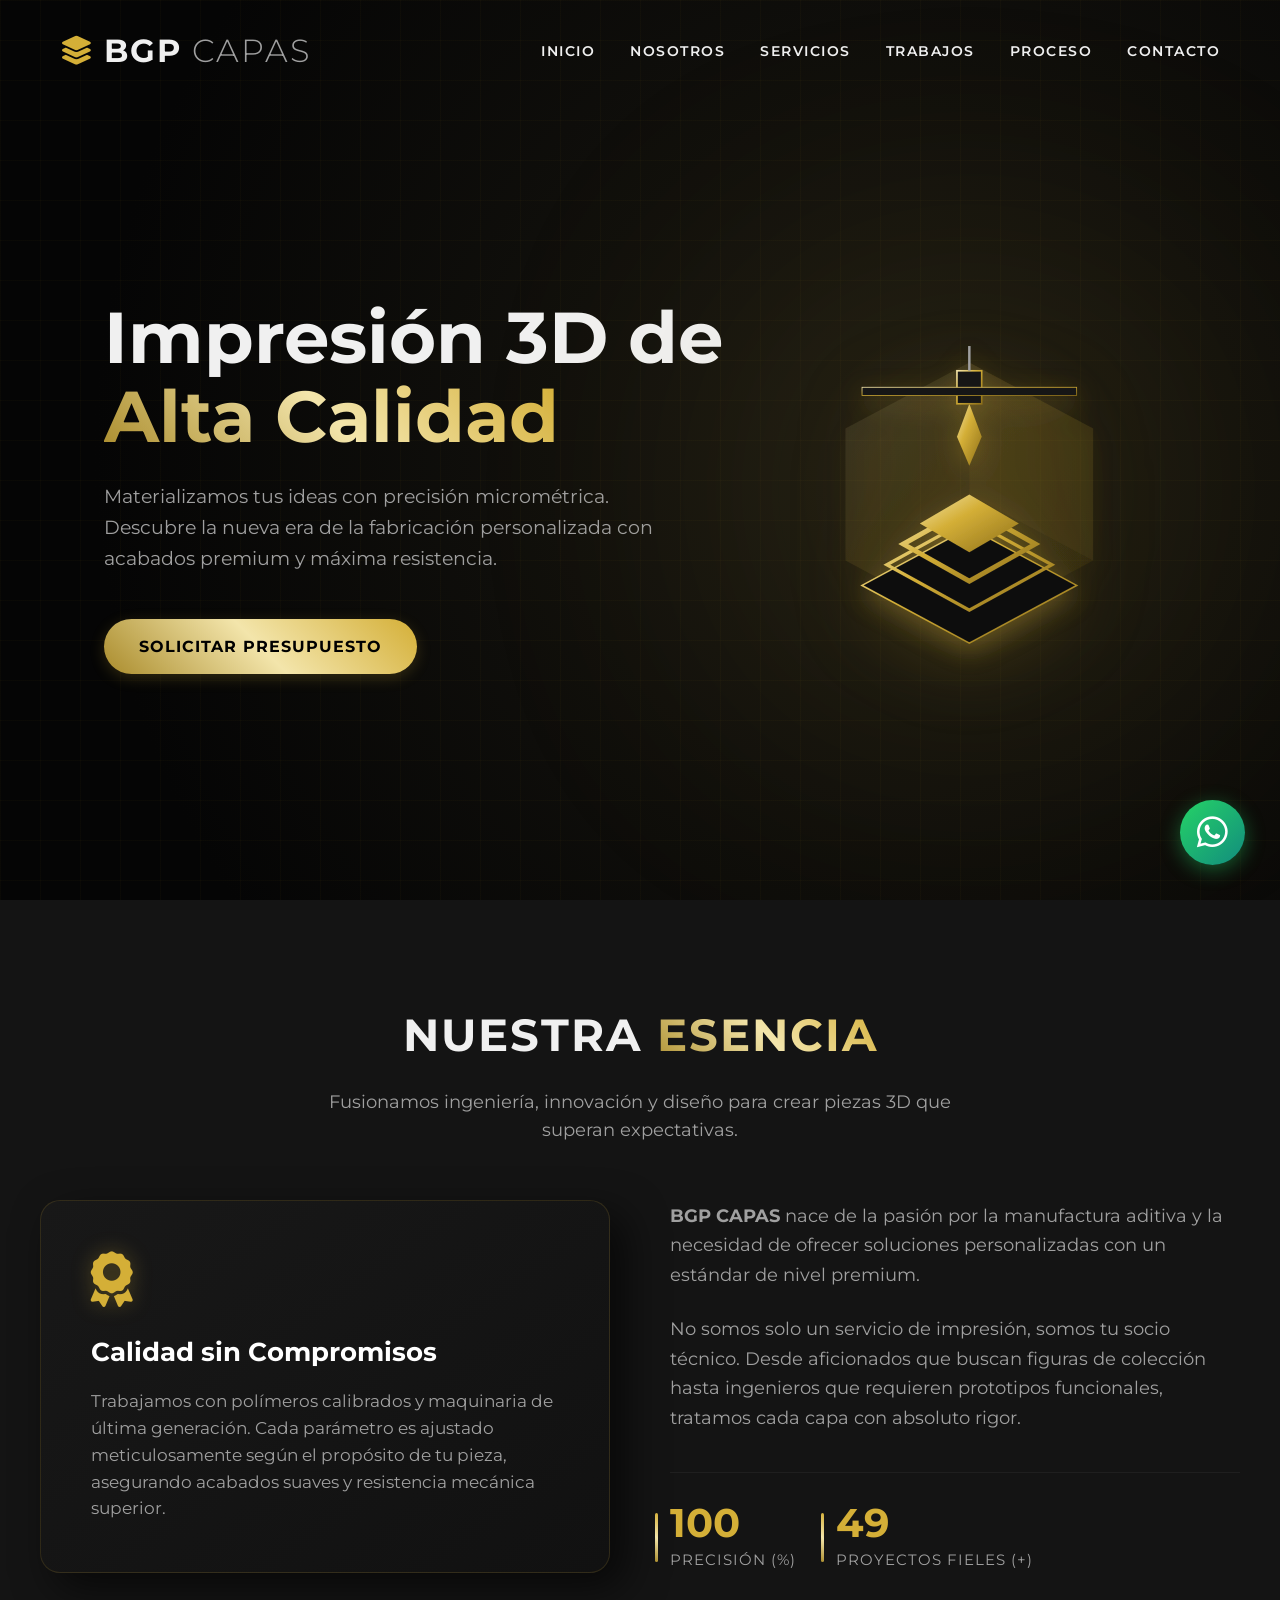
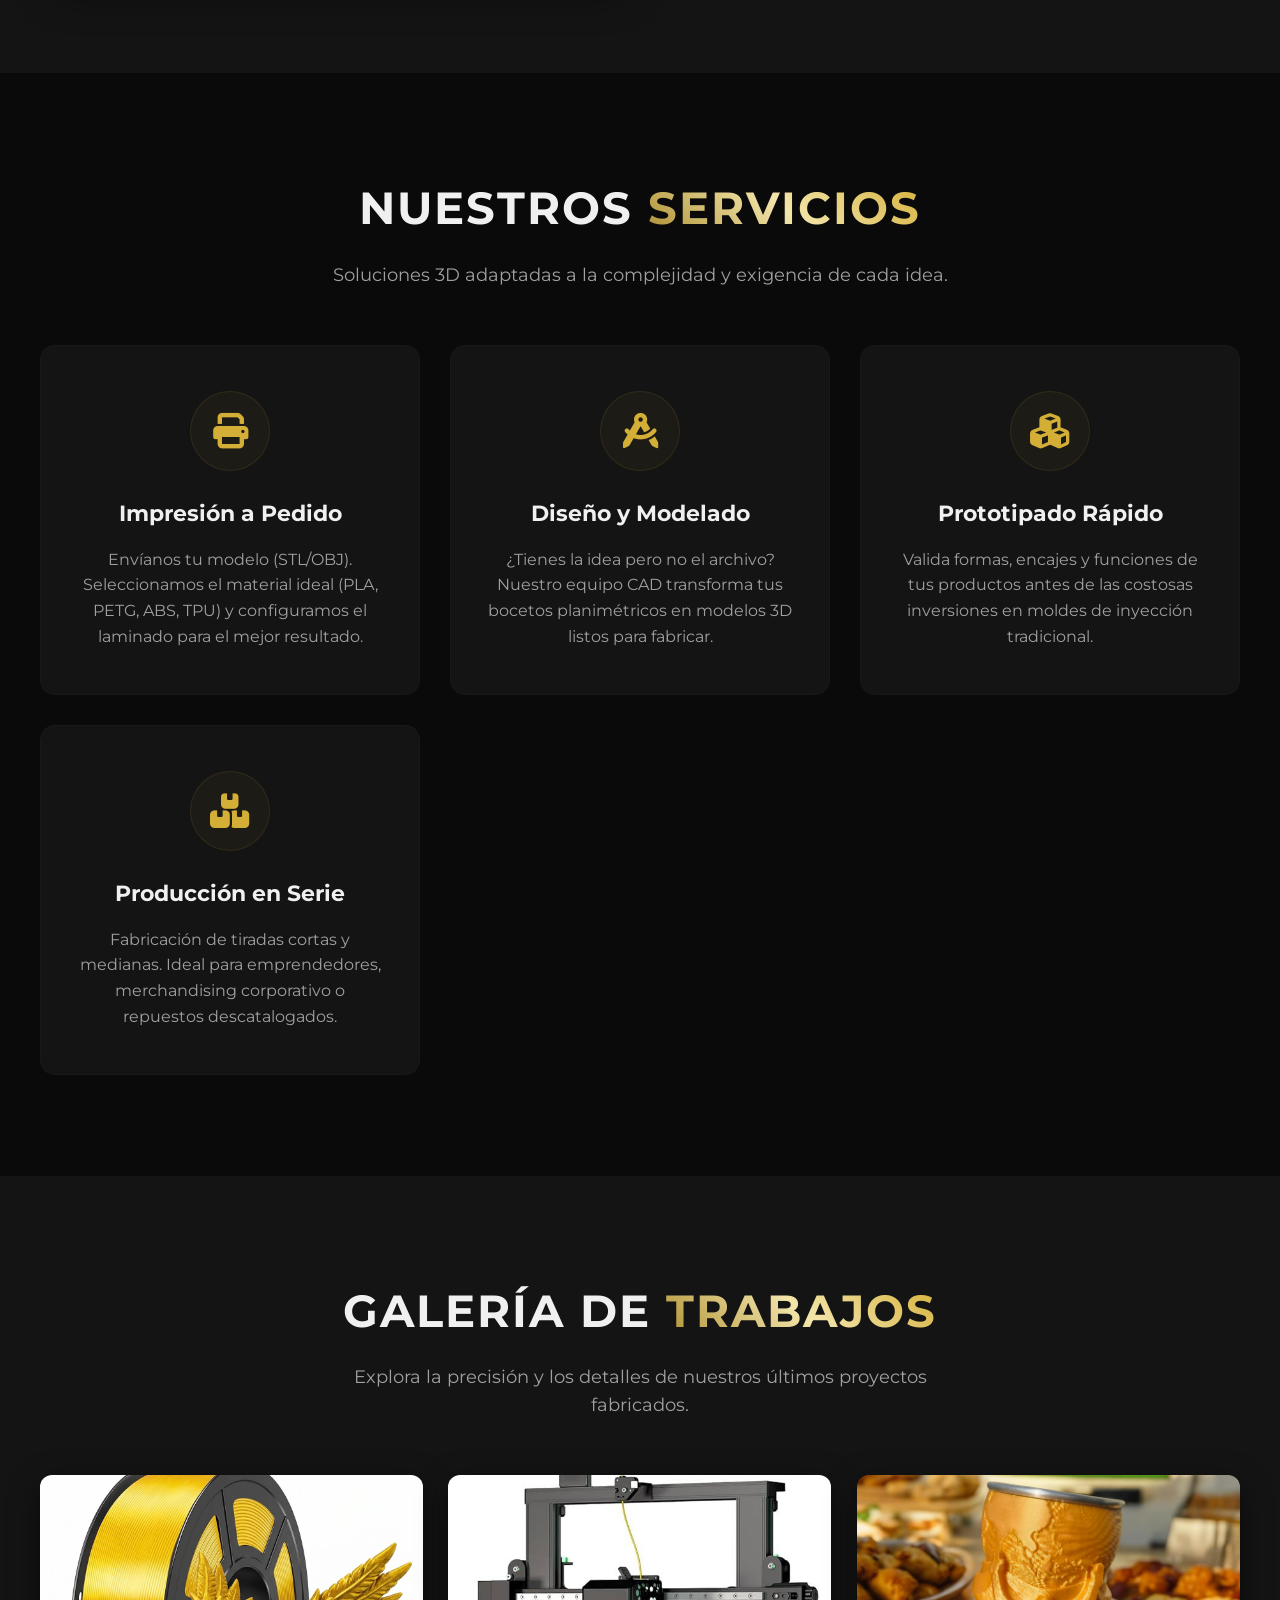
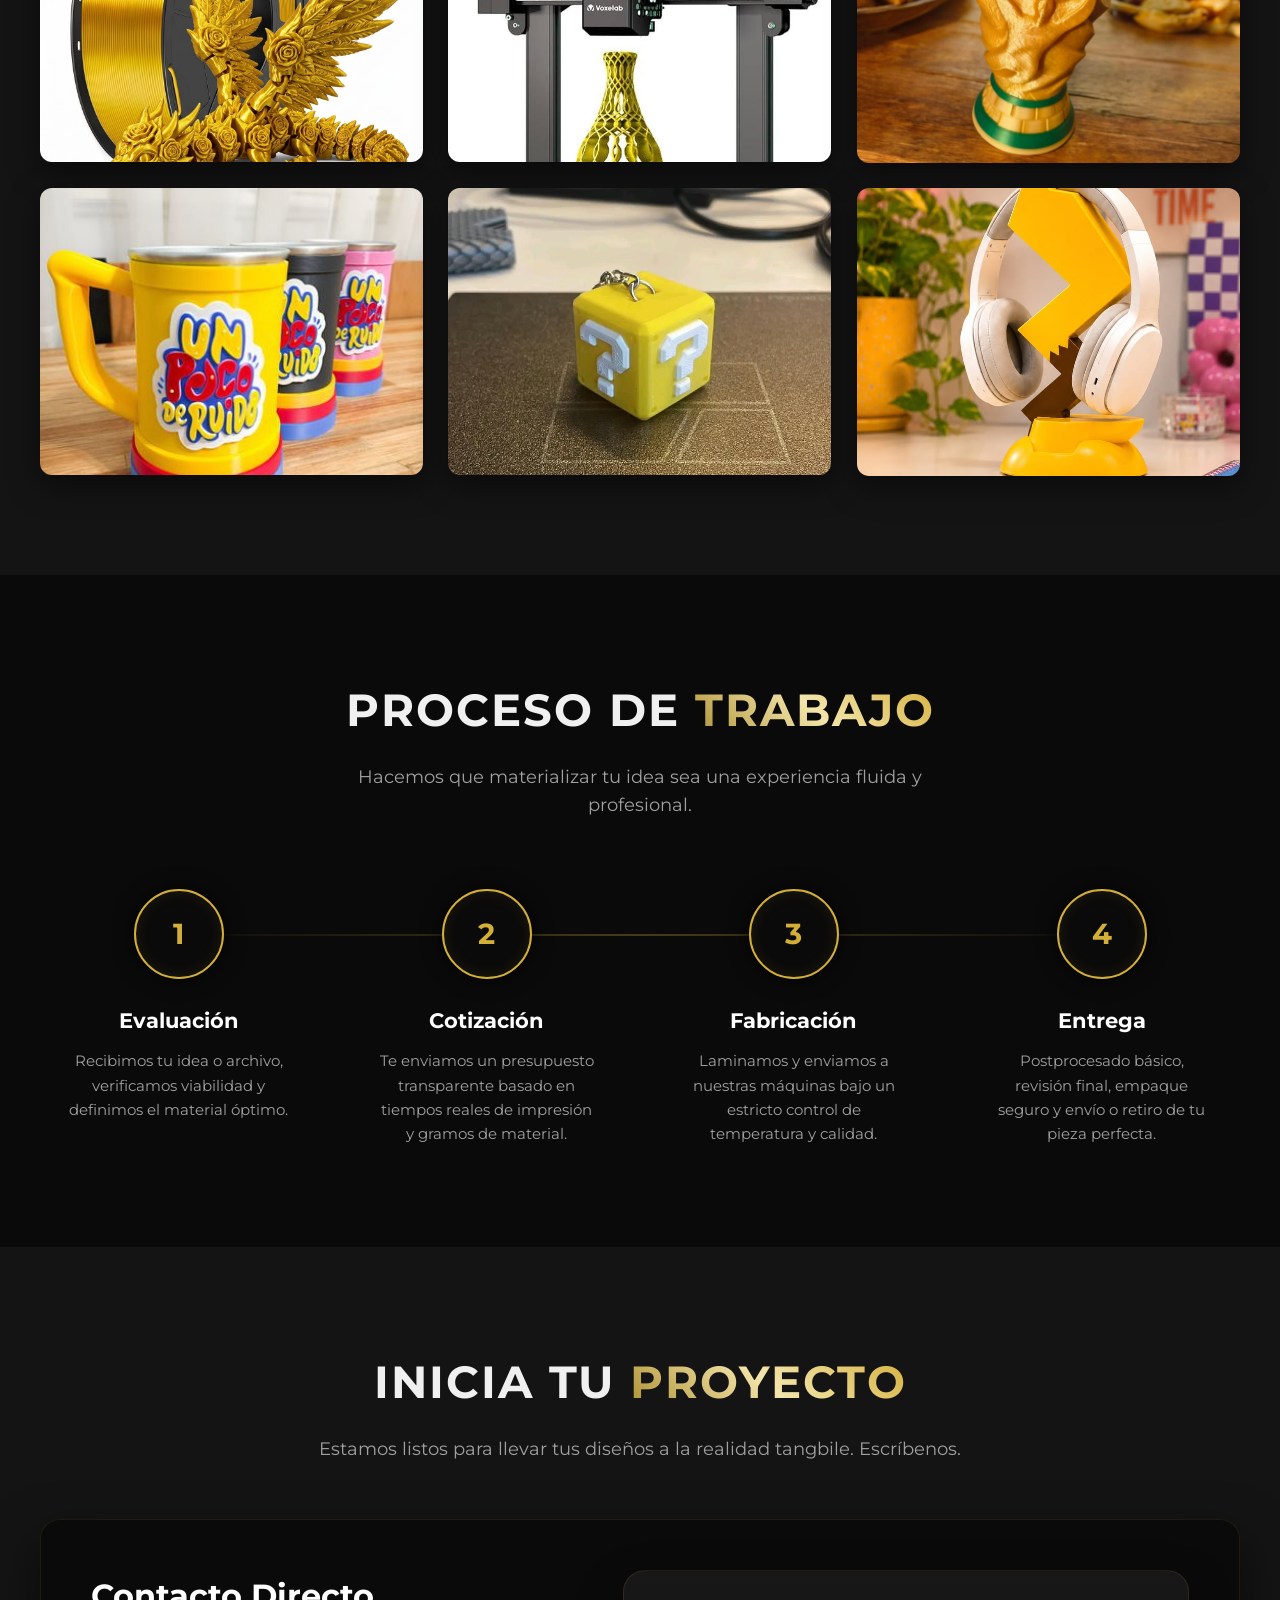
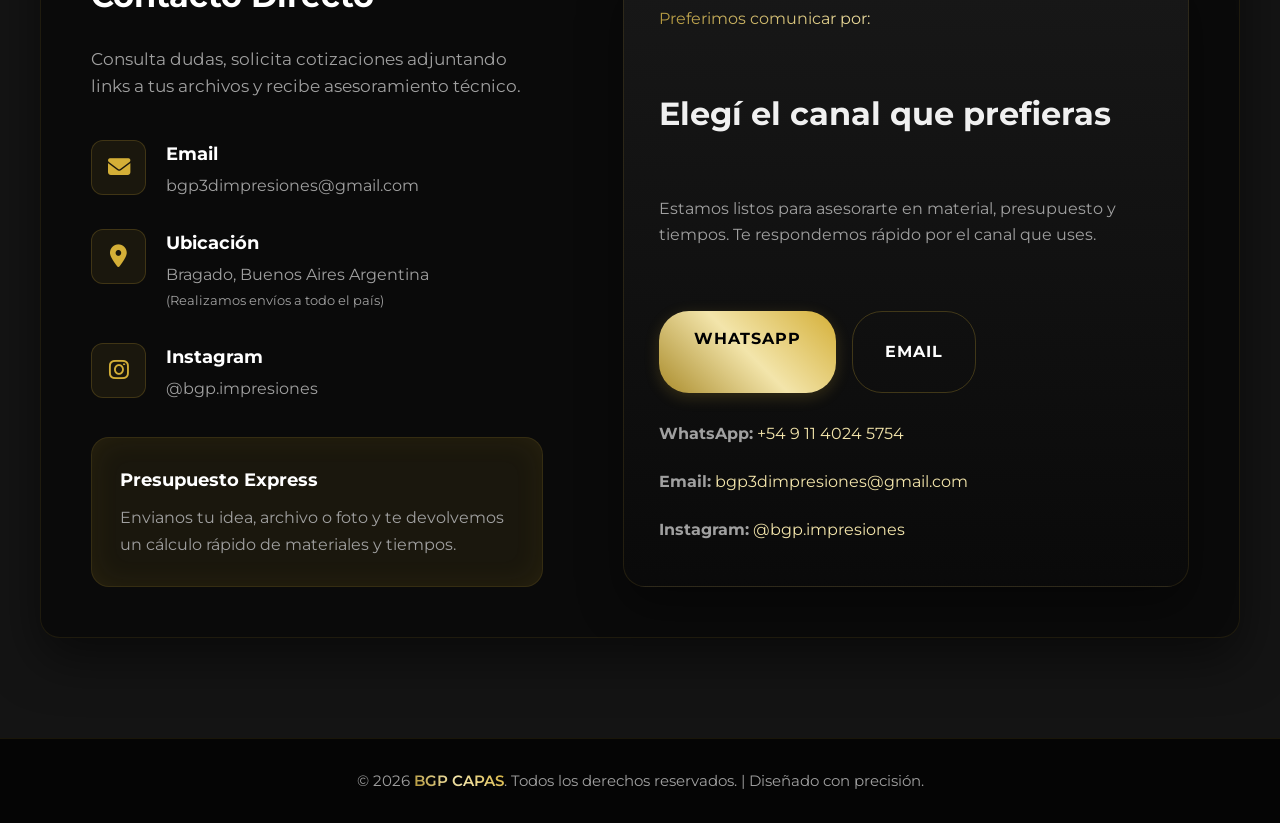
<file: index.html>
<!DOCTYPE html>
<html lang="es">
<head>
    <meta charset="UTF-8">
    <meta name="viewport" content="width=device-width, initial-scale=1.0">
    <meta name="description" content="BGP CAPAS - Impresión 3D de alta calidad. Servicios de prototipado, diseño y producción personalizada.">
    <title>BGP CAPAS | Impresión 3D de Alta Calidad</title>
    <!-- Google Fonts -->
    <link rel="preconnect" href="https://fonts.googleapis.com">
    <link rel="preconnect" href="https://fonts.gstatic.com" crossorigin>
    <link href="https://fonts.googleapis.com/css2?family=Montserrat:wght@300;400;600;700&display=swap" rel="stylesheet">
    <!-- Font Awesome -->
    <link rel="stylesheet" href="https://cdnjs.cloudflare.com/ajax/libs/font-awesome/6.4.0/css/all.min.css">
    
    <!-- Vinculación del CSS externo -->
    <link rel="stylesheet" href="css/style.css">
</head>
<body>

    <!-- Patrón visual de fondo sutil (Opcional, fijo) -->
    <div class="patron-fondo" style="position: fixed; pointer-events: none;"></div>

    <!-- Navegación -->
    <header class="barra-navegacion" id="nav-principal">
        <div class="nav-contenedor">
            <a href="#" class="logo">
                <i class="fas fa-layer-group logo-icono"></i>
                BGP<span>CAPAS</span>
            </a>
            <i class="fas fa-bars menu-movil-btn" id="boton-menu"></i>
            <ul class="lista-nav" id="enlaces-menu">
                <li><a href="#inicio" class="enlace-nav">Inicio</a></li>
                <li><a href="#nosotros" class="enlace-nav">Nosotros</a></li>
                <li><a href="#servicios" class="enlace-nav">Servicios</a></li>
                <li><a href="#galeria" class="enlace-nav">Trabajos</a></li>
                <li><a href="#proceso" class="enlace-nav">Proceso</a></li>
                <li><a href="#contacto" class="enlace-nav">Contacto</a></li>
            </ul>
        </div>
    </header>

    <!-- Sección Hero -->
    <section class="seccion-hero" id="inicio">
        <div class="contenedor hero-contenedor">
            <div class="hero-texto efecto-fade">
                <h1>Impresión 3D de <br><span class="texto-dorado">Alta Calidad</span></h1>
                <p>Materializamos tus ideas con precisión micrométrica. Descubre la nueva era de la fabricación personalizada con acabados premium y máxima resistencia.</p>
                <a href="#contacto" class="boton-primario">Solicitar Presupuesto</a>
            </div>
            
            <div class="hero-visual efecto-fade" style="transition-delay: 0.2s;">
                <div class="hero-brillo-fondo"></div>
                <!-- Ilustración Vectorial Estilizada de Impresión 3D -->
                <svg class="hero-grafico" viewBox="0 0 500 500" xmlns="http://www.w3.org/2000/svg">
                    <defs>
                        <linearGradient id="gDorado" x1="0%" y1="0%" x2="100%" y2="100%">
                            <stop offset="0%" style="stop-color:#F3E5AB;stop-opacity:1" />
                            <stop offset="40%" style="stop-color:#D4AF37;stop-opacity:1" />
                            <stop offset="100%" style="stop-color:#8e701a;stop-opacity:1" />
                        </linearGradient>
                        <filter id="fSombra" x="-20%" y="-20%" width="140%" height="140%">
                            <feDropShadow dx="0" dy="10" stdDeviation="15" flood-color="#D4AF37" flood-opacity="0.3"/>
                        </filter>
                    </defs>
                    <g transform="translate(100, 100)" filter="url(#fSombra)">
                        <!-- Estructura de Impresora Abstracta -->
                        <path d="M150 0 L300 80 L300 240 L150 320 L0 240 L0 80 Z" fill="url(#gDorado)" opacity="0.1"/>
                        <path d="M150 0 L150 160 L300 240 L300 80 Z" fill="rgba(212,175,55,0.05)"/>
                        
                        <!-- Plataforma -->
                        <path d="M150 200 L280 270 L150 340 L20 270 Z" fill="#111" stroke="url(#gDorado)" stroke-width="2"/>
                        
                        <!-- Capas imprimiéndose (Letra G estilizada/Hexágono) -->
                        <path d="M150 190 L250 245 L150 300 L50 245 Z" fill="none" stroke="url(#gDorado)" stroke-width="4"/>
                        <path d="M150 175 L230 220 L150 265 L70 220 Z" fill="none" stroke="url(#gDorado)" stroke-width="6"/>
                        <path d="M150 160 L210 195 L150 230 L90 195 Z" fill="url(#gDorado)"/>
                        
                        <!-- Boquilla del extrusor bajando -->
                        <path d="M150 50 L165 90 L150 125 L135 90 Z" fill="url(#gDorado)"/>
                        <rect x="135" y="10" width="30" height="40" fill="#181818" stroke="url(#gDorado)" stroke-width="2"/>
                        <line x1="150" y1="-20" x2="150" y2="10" stroke="#A0A0A0" stroke-width="3"/>
                        <!-- Eje X -->
                        <rect x="20" y="30" width="260" height="10" fill="#181818" stroke="url(#gDorado)" stroke-width="1"/>
                    </g>
                </svg>
            </div>
        </div>
    </section>

    <!-- Sección Sobre Nosotros -->
    <section class="seccion seccion-nosotros" id="nosotros">
        <div class="contenedor">
            <h2 class="titulo-seccion efecto-fade">Nuestra <span class="texto-dorado">Esencia</span></h2>
            <p class="subtitulo-seccion efecto-fade">Fusionamos ingeniería, innovación y diseño para crear piezas 3D que superan expectativas.</p>
            
            <div class="nosotros-layout">
                <div class="caja-destacada efecto-fade">
                    <i class="fas fa-award"></i>
                    <h3>Calidad sin Compromisos</h3>
                    <p style="color: var(--color-texto-secundario); font-size: 1.05rem;">Trabajamos con polímeros calibrados y maquinaria de última generación. Cada parámetro es ajustado meticulosamente según el propósito de tu pieza, asegurando acabados suaves y resistencia mecánica superior.</p>
                </div>
                
                <div class="nosotros-contenido efecto-fade" style="transition-delay: 0.2s;">
                    <p><strong>BGP CAPAS</strong> nace de la pasión por la manufactura aditiva y la necesidad de ofrecer soluciones personalizadas con un estándar de nivel premium.</p>
                    <p>No somos solo un servicio de impresión, somos tu socio técnico. Desde aficionados que buscan figuras de colección hasta ingenieros que requieren prototipos funcionales, tratamos cada capa con absoluto rigor.</p>
                    
                    <div class="estadisticas-contenedor">
                        <div class="dato-estadistico">
                            <span class="contador-animado" data-meta="99">0</span>
                            <p style="margin:0; font-size: 0.95rem; color: var(--color-texto-secundario); text-transform: uppercase; letter-spacing: 1px;">Precisión (%)</p>
                        </div>
                        <div class="dato-estadistico">
                            <span class="contador-animado" data-meta="50">0</span>
                            <p style="margin:0; font-size: 0.95rem; color: var(--color-texto-secundario); text-transform: uppercase; letter-spacing: 1px;">Proyectos Fieles (+)</p>
                        </div>
                    </div>
                </div>
            </div>
        </div>
    </section>

    <!-- Sección Servicios -->
    <section class="seccion" id="servicios">
        <div class="contenedor">
            <h2 class="titulo-seccion efecto-fade">Nuestros <span class="texto-dorado">Servicios</span></h2>
            <p class="subtitulo-seccion efecto-fade">Soluciones 3D adaptadas a la complejidad y exigencia de cada idea.</p>

            <div class="servicios-grid">
                <div class="tarjeta-servicio efecto-fade">
                    <div class="icono-caja">
                        <i class="fas fa-print"></i>
                    </div>
                    <h3>Impresión a Pedido</h3>
                    <p>Envíanos tu modelo (STL/OBJ). Seleccionamos el material ideal (PLA, PETG, ABS, TPU) y configuramos el laminado para el mejor resultado.</p>
                </div>
                
                <div class="tarjeta-servicio efecto-fade" style="transition-delay: 0.1s;">
                    <div class="icono-caja">
                        <i class="fas fa-drafting-compass"></i>
                    </div>
                    <h3>Diseño y Modelado</h3>
                    <p>¿Tienes la idea pero no el archivo? Nuestro equipo CAD transforma tus bocetos planimétricos en modelos 3D listos para fabricar.</p>
                </div>
                
                <div class="tarjeta-servicio efecto-fade" style="transition-delay: 0.2s;">
                    <div class="icono-caja">
                        <i class="fas fa-cubes"></i>
                    </div>
                    <h3>Prototipado Rápido</h3>
                    <p>Valida formas, encajes y funciones de tus productos antes de las costosas inversiones en moldes de inyección tradicional.</p>
                </div>
                
                <div class="tarjeta-servicio efecto-fade" style="transition-delay: 0.3s;">
                    <div class="icono-caja">
                        <i class="fas fa-boxes"></i>
                    </div>
                    <h3>Producción en Serie</h3>
                    <p>Fabricación de tiradas cortas y medianas. Ideal para emprendedores, merchandising corporativo o repuestos descatalogados.</p>
                </div>
            </div>
        </div>
    </section>

    <!-- Sección Galería / Trabajos -->
    <section class="seccion seccion-galeria" id="galeria">
        <div class="contenedor">
            <h2 class="titulo-seccion efecto-fade">Galería de <span class="texto-dorado">Trabajos</span></h2>
            <p class="subtitulo-seccion efecto-fade">Explora la precisión y los detalles de nuestros últimos proyectos fabricados.</p>

            <div class="grilla-trabajos">
                <div class="item-trabajo efecto-fade">
                    <img src="img/dragon.png" alt="Pieza mecánica en impresión 3D">
                    <div class="capa-oscura">
                        <h3>Dragon</h3>
                        <p>Diseño detallado y pieza funcional.</p>
                    </div>
                </div>
                
                <div class="item-trabajo efecto-fade" style="transition-delay: 0.1s;">
                    <img src="img/impresora.png" alt="Impresora 3D en servicio profesional">
                    <div class="capa-oscura">
                        <h3>Impresora</h3>
                        <p>Maquinaria de precisión para producción.</p>
                    </div>
                </div>
                
                <div class="item-trabajo efecto-fade" style="transition-delay: 0.2s;">
                    <img src="img/jarracopadelmundo.png" alt="Jarra con estilo personalizado">
                    <div class="capa-oscura">
                        <h3>Jarra</h3>
                        <p>Funcionalidad con un toque personalizado.</p>
                    </div>
                </div>
                
                <div class="item-trabajo efecto-fade" style="transition-delay: 0.3s;">
                    <img src="img/jarraunpoco.png" alt="Jarra con otra vista personalizada">
                    <div class="capa-oscura">
                        <h3>Jarra 2</h3>
                        <p>Versión distinta del mismo concepto.</p>
                    </div>
                </div>
                
                <div class="item-trabajo efecto-fade" style="transition-delay: 0.4s;">
                    <img src="img/llavero.png" alt="Llavero personalizado impreso en 3D">
                    <div class="capa-oscura">
                        <h3>Llavero</h3>
                        <p>Accesorio útil y con acabado premium.</p>
                    </div>
                </div>
                
                <div class="item-trabajo efecto-fade" style="transition-delay: 0.5s;">
                    <img src="img/soporte.png" alt="Soporte impreso en 3D">
                    <div class="capa-oscura">
                        <h3>Soporte</h3>
                        <p>Pieza resistente y funcional para uso real.</p>
                    </div>
                </div>
            </div>
        </div>
    </section>

    <!-- Sección Proceso -->
    <section class="seccion" id="proceso">
        <div class="contenedor">
            <h2 class="titulo-seccion efecto-fade">Proceso de <span class="texto-dorado">Trabajo</span></h2>
            <p class="subtitulo-seccion efecto-fade">Hacemos que materializar tu idea sea una experiencia fluida y profesional.</p>

            <div class="contenedor-pasos">
                <div class="paso-individual efecto-fade">
                    <div class="circulo-numero">1</div>
                    <h3>Evaluación</h3>
                    <p>Recibimos tu idea o archivo, verificamos viabilidad y definimos el material óptimo.</p>
                </div>
                
                <div class="paso-individual efecto-fade" style="transition-delay: 0.1s;">
                    <div class="circulo-numero">2</div>
                    <h3>Cotización</h3>
                    <p>Te enviamos un presupuesto transparente basado en tiempos reales de impresión y gramos de material.</p>
                </div>
                
                <div class="paso-individual efecto-fade" style="transition-delay: 0.2s;">
                    <div class="circulo-numero">3</div>
                    <h3>Fabricación</h3>
                    <p>Laminamos y enviamos a nuestras máquinas bajo un estricto control de temperatura y calidad.</p>
                </div>
                
                <div class="paso-individual efecto-fade" style="transition-delay: 0.3s;">
                    <div class="circulo-numero">4</div>
                    <h3>Entrega</h3>
                    <p>Postprocesado básico, revisión final, empaque seguro y envío o retiro de tu pieza perfecta.</p>
                </div>
            </div>
        </div>
    </section>

    <!-- Sección Contacto -->
    <section class="seccion seccion-contacto" id="contacto">
        <div class="contenedor">
            <h2 class="titulo-seccion efecto-fade">Inicia tu <span class="texto-dorado">Proyecto</span></h2>
            <p class="subtitulo-seccion efecto-fade">Estamos listos para llevar tus diseños a la realidad tangbile. Escríbenos.</p>

            <div class="contacto-layout efecto-fade">
                <div class="info-lateral">
                    <h3 style="font-size: 2rem; margin-bottom: 25px; color: #fff;">Contacto Directo</h3>
                    <p style="color: var(--color-texto-secundario); margin-bottom: 40px; font-size: 1.05rem;">Consulta dudas, solicita cotizaciones adjuntando links a tus archivos y recibe asesoramiento técnico.</p>
                    
                    <div class="bloque-info">
                        <a href="mailto:bgp3dimpresiones@gmail.com" class="icono-info btn-red-social" aria-label="Email">
                            <i class="fas fa-envelope"></i>
                        </a>
                        <div>
                            <h4 style="margin-bottom: 5px; font-size: 1.1rem; color: #fff;">Email</h4>
                            <p style="color: var(--color-texto-secundario);"><a href="mailto:bgp3dimpresiones@gmail.com" class="enlace-info">bgp3dimpresiones@gmail.com</a></p>
                        </div>
                    </div>
                    
                    <div class="bloque-info">
                        <a href="https://maps.google.com/?q=Bragado,+Buenos+Aires,+Argentina" target="_blank" rel="noopener" class="icono-info btn-red-social" aria-label="Ubicación">
                            <i class="fas fa-map-marker-alt"></i>
                        </a>
                        <div>
                            <h4 style="margin-bottom: 5px; font-size: 1.1rem; color: #fff;">Ubicación</h4>
                            <p style="color: var(--color-texto-secundario);"><a href="https://maps.google.com/?q=Bragado,+Buenos+Aires,+Argentina" target="_blank" rel="noopener" class="enlace-info">Bragado, Buenos Aires Argentina</a><br><small>(Realizamos envíos a todo el país)</small></p>
                        </div>
                    </div>

                    <div class="bloque-info">
                        <a href="https://www.instagram.com/bgp.impresiones/" target="_blank" rel="noopener" class="icono-info btn-red-social" aria-label="Instagram">
                            <i class="fab fa-instagram"></i>
                        </a>
                        <div>
                            <h4 style="margin-bottom: 5px; font-size: 1.1rem; color: #fff;">Instagram</h4>
                            <p style="color: var(--color-texto-secundario);"><a href="https://www.instagram.com/bgp.impresiones/" target="_blank" rel="noopener" class="enlace-info">@bgp.impresiones</a></p>
                        </div>
                    </div>

                    <div class="cta-contacto">
                        <h4>Presupuesto Express</h4>
                        <p>Envianos tu idea, archivo o foto y te devolvemos un cálculo rápido de materiales y tiempos.</p>
                    </div>
                </div>

                <div class="contacto-panel">
                    <span class="texto-dorado">Preferimos comunicar por:</span>
                    <h3 style="margin: 0.8rem 0 0.8rem; font-size: 2rem;">Elegí el canal que prefieras</h3>
                    <p style="color: var(--color-texto-secundario);">Estamos listos para asesorarte en material, presupuesto y tiempos. Te respondemos rápido por el canal que uses.</p>

                    <div class="contacto-buttons">
                        <a href="https://wa.me/+5492352442196" target="_blank" rel="noopener" class="boton-primario">WhatsApp</a>
                        <a href="mailto:bgp3dimpresiones@gmail.com" class="boton-secundario">Email</a>
                    </div>

                    <ul class="contacto-lista">
                        <li><strong>WhatsApp:</strong> <a href="https://wa.me/+5492352442196">+54 9 11 4024 5754</a></li>
                        <li><strong>Email:</strong> <a href="mailto:bgp3dimpresiones@gmail.com">bgp3dimpresiones@gmail.com</a></li>
                        <li><strong>Instagram:</strong> <a href="https://www.instagram.com/bgp.impresiones/">@bgp.impresiones</a></li>
                    </ul>
                </div>
            </div>
        </div>
    </section>

    <!-- Footer -->
    <footer class="footer-principal">
        <p>&copy; <span id="anio-actual"></span> <span class="texto-dorado">BGP CAPAS</span>. Todos los derechos reservados. | Diseñado con precisión.</p>
    </footer>

    <!-- Botón Flotante de WhatsApp -->
    <a href="https://wa.me/+5492352442196?text=Hola,%20me%20gustaría%20consultar%20por%20un%20servicio%20de%20impresión%203D" target="_blank" class="boton-flotante-wp" aria-label="Chat por WhatsApp">
        <i class="fab fa-whatsapp"></i>
    </a>

    <!-- Vinculación del JS externo -->
    <script src="js/app.js"></script>
</body>
</html>
</file>
<file: css/style.css>
/* ========================
   VARIABLES (ESPAÑOL)
   ======================== */
:root {
    /* Colores Principales */
    --color-fondo: #0a0a0a;
    --color-fondo-claro: #141414;
    --color-fondo-transparente: rgba(10, 10, 10, 0.9);
    
    --color-dorado: #D4AF37;
    --color-dorado-brillante: #F3E5AB;
    --color-dorado-oscuro: #AA8C2C;
    
    --color-texto: #F0F0F0;
    --color-texto-secundario: #A0A0A0;
    
    /* Tipografía */
    --fuente-principal: 'Montserrat', sans-serif;
    
    /* Efectos Visuales */
    --sombra-dorada: 0 4px 15px rgba(212, 175, 55, 0.2);
    --sombra-dorada-hover: 0 6px 25px rgba(212, 175, 55, 0.4);
    --gradiente-dorado: linear-gradient(135deg, #D4AF37, #AA8C2C);
    --gradiente-metalico: linear-gradient(45deg, #AA8C2C 0%, #F3E5AB 50%, #D4AF37 100%);
    
    /* Transiciones */
    --transicion-suave: all 0.3s cubic-bezier(0.25, 0.8, 0.25, 1);
}

/* ========================
    ESTILOS GLOBALES
   ======================== */
* {
    margin: 0;
    padding: 0;
    box-sizing: border-box;
}

html {
    scroll-behavior: smooth;
}

body {
    font-family: var(--fuente-principal);
    background-color: var(--color-fondo);
    color: var(--color-texto);
    line-height: 1.6;
    overflow-x: hidden;
}

a {
    text-decoration: none;
    color: inherit;
}

ul {
    list-style: none;
}

/* Componentes de Texto Reutilizables */
.texto-dorado {
    background: var(--gradiente-metalico);
    -webkit-background-clip: text;
    background-clip: text;
    -webkit-text-fill-color: transparent;
    display: inline-block;
}

.titulo-seccion {
    text-align: center;
    font-size: 2.8rem;
    font-weight: 700;
    margin-bottom: 1rem;
    text-transform: uppercase;
    letter-spacing: 2px;
}

.subtitulo-seccion {
    text-align: center;
    color: var(--color-texto-secundario);
    margin-bottom: 3.5rem;
    font-size: 1.1rem;
    max-width: 650px;
    margin-inline: auto;
}

/* Contenedores Principales */
.seccion {
    padding: 100px 20px;
}

.contenedor {
    max-width: 1200px;
    margin: 0 auto;
}

/* Botón Principal Animado */
.boton-primario {
    display: inline-block;
    background: var(--gradiente-metalico);
    color: #000;
    padding: 15px 35px;
    border-radius: 30px;
    font-weight: 700;
    text-transform: uppercase;
    letter-spacing: 1px;
    transition: var(--transicion-suave);
    border: none;
    cursor: pointer;
    box-shadow: var(--sombra-dorada);
    position: relative;
    overflow: hidden;
    z-index: 1;
}

.boton-primario::before {
    content: '';
    position: absolute;
    top: 0;
    left: 0;
    width: 100%;
    height: 100%;
    background: var(--gradiente-dorado);
    z-index: -1;
    transition: opacity 0.3s ease;
    opacity: 0;
}

.boton-primario:hover::before {
    opacity: 1;
}

.boton-primario:hover {
    transform: translateY(-3px) scale(1.02);
    box-shadow: var(--sombra-dorada-hover);
}

/* ========================
    BARRA DE NAVEGACIÓN
   ======================== */
.barra-navegacion {
    position: fixed;
    top: 0;
    left: 0;
    width: 100%;
    padding: 25px 0;
    transition: var(--transicion-suave);
    z-index: 1000;
}

.barra-navegacion.scrolleado {
    background-color: var(--color-fondo-transparente);
    backdrop-filter: blur(15px);
    padding: 15px 0;
    border-bottom: 1px solid rgba(212, 175, 55, 0.15);
    box-shadow: 0 5px 15px rgba(0,0,0,0.5);
}

.nav-contenedor {
    display: flex;
    justify-content: space-between;
    align-items: center;
    padding: 0 20px;
    max-width: 1200px;
    margin: 0 auto;
}

.logo {
    font-size: 2rem;
    font-weight: 700;
    letter-spacing: 2px;
    display: flex;
    align-items: center;
    gap: 10px;
}

.logo-icono {
    color: var(--color-dorado);
    font-size: 1.8rem;
}

.logo span {
    font-weight: 300;
    color: var(--color-texto-secundario);
}

.lista-nav {
    display: flex;
    gap: 35px;
}

.enlace-nav {
    font-weight: 600;
    text-transform: uppercase;
    font-size: 0.85rem;
    letter-spacing: 1.5px;
    transition: var(--transicion-suave);
    position: relative;
    padding-bottom: 5px;
}

.enlace-nav::after {
    content: '';
    position: absolute;
    width: 0;
    height: 2px;
    bottom: 0;
    left: 50%;
    transform: translateX(-50%);
    background: var(--gradiente-metalico);
    transition: var(--transicion-suave);
}

.enlace-nav:hover::after {
    width: 100%;
}

.enlace-nav:hover {
    color: var(--color-dorado-brillante);
}

.menu-movil-btn {
    display: none;
    font-size: 1.8rem;
    color: var(--color-dorado);
    cursor: pointer;
    transition: var(--transicion-suave);
}

.menu-movil-btn:hover {
    color: var(--color-dorado-brillante);
}

/* ========================
   SECCIÓN HERO (INICIO)
   ======================== */
.seccion-hero {
    min-height: 100vh;
    display: flex;
    align-items: center;
    position: relative;
    background: radial-gradient(circle at 70% 50%, #1a1811 0%, #050505 80%);
    padding-top: 80px;
    overflow: hidden;
}

.hero-contenedor {
    display: grid;
    grid-template-columns: 1.2fr 0.8fr;
    gap: 40px;
    align-items: center;
    position: relative;
    z-index: 2;
}

.hero-texto h1 {
    font-size: 4.5rem;
    line-height: 1.1;
    margin-bottom: 25px;
}

.hero-texto p {
    font-size: 1.2rem;
    color: var(--color-texto-secundario);
    margin-bottom: 45px;
    max-width: 550px;
}

/* Efectos Visuales del Hero */
.hero-brillo-fondo {
    position: absolute;
    top: 50%;
    left: 50%;
    transform: translate(-50%, -50%);
    width: 400px;
    height: 400px;
    background: var(--color-dorado);
    filter: blur(150px);
    opacity: 0.15;
    border-radius: 50%;
    z-index: 0;
    animation: latido-brillo 5s infinite alternate ease-in-out;
}

@keyframes latido-brillo {
    0% { opacity: 0.1; transform: translate(-50%, -50%) scale(0.9); }
    100% { opacity: 0.25; transform: translate(-50%, -50%) scale(1.1); }
}

.hero-grafico {
    position: relative;
    z-index: 1;
    width: 100%;
    max-width: 550px;
    filter: drop-shadow(0 15px 40px rgba(212, 175, 55, 0.2));
    animation: levitar 6s ease-in-out infinite;
}

@keyframes levitar {
    0% { transform: translateY(0px) rotate(0deg); }
    50% { transform: translateY(-20px) rotate(1deg); }
    100% { transform: translateY(0px) rotate(0deg); }
}

/* Patrón de líneas sutil en el fondo */
.patron-fondo {
    position: absolute;
    top: 0; left: 0; width: 100%; height: 100%;
    background-image: linear-gradient(rgba(212, 175, 55, 0.03) 1px, transparent 1px),
    linear-gradient(90deg, rgba(212, 175, 55, 0.03) 1px, transparent 1px);
    background-size: 40px 40px;
    z-index: 1;
}

/* ========================
   SECCIÓN SOBRE NOSOTROS
   ======================== */
.seccion-nosotros {
    background-color: var(--color-fondo-claro);
    position: relative;
}

.nosotros-layout {
    display: grid;
    grid-template-columns: 1fr 1fr;
    gap: 60px;
    align-items: center;
}

.nosotros-contenido p {
    margin-bottom: 25px;
    font-size: 1.15rem;
    color: var(--color-texto-secundario);
}

.estadisticas-contenedor {
    display: flex;
    gap: 40px;
    margin-top: 40px;
    padding-top: 30px;
    border-top: 1px solid rgba(255,255,255,0.05);
}

.dato-estadistico {
    position: relative;
}

.dato-estadistico::before {
    content: '';
    position: absolute;
    left: -15px;
    top: 10px;
    bottom: 10px;
    width: 3px;
    background: var(--gradiente-metalico);
    border-radius: 3px;
}

.dato-estadistico span {
    display: block;
    font-size: 2.5rem;
    font-weight: 700;
    color: var(--color-dorado);
    margin-bottom: 5px;
    line-height: 1;
}

.caja-destacada {
    background: linear-gradient(145deg, #181818, #111111);
    border: 1px solid rgba(212, 175, 55, 0.15);
    padding: 50px;
    border-radius: 20px;
    box-shadow: 15px 15px 40px rgba(0,0,0,0.6);
    transition: var(--transicion-suave);
}

.caja-destacada:hover {
    border-color: rgba(212, 175, 55, 0.3);
    transform: translateY(-5px);
}

.caja-destacada i {
    font-size: 3.5rem;
    color: var(--color-dorado);
    margin-bottom: 25px;
    filter: drop-shadow(0 0 10px rgba(212, 175, 55, 0.3));
}

.caja-destacada h3 {
    font-size: 1.6rem;
    margin-bottom: 15px;
    color: #fff;
}

/* ========================
   SECCIÓN SERVICIOS
   ======================== */
.servicios-grid {
    display: grid;
    grid-template-columns: repeat(auto-fit, minmax(280px, 1fr));
    gap: 30px;
}

.tarjeta-servicio {
    background-color: var(--color-fondo-claro);
    padding: 45px 35px;
    border-radius: 15px;
    text-align: center;
    transition: var(--transicion-suave);
    border: 1px solid rgba(255, 255, 255, 0.02);
    position: relative;
    overflow: hidden;
}

.tarjeta-servicio::before {
    content: '';
    position: absolute;
    top: 0; left: 0; width: 100%; height: 3px;
    background: var(--gradiente-metalico);
    transform: scaleX(0);
    transition: transform 0.4s ease;
    transform-origin: left;
}

.tarjeta-servicio:hover {
    transform: translateY(-10px);
    background: linear-gradient(to bottom, #1c1c1c, #141414);
    box-shadow: 0 15px 35px rgba(0, 0, 0, 0.6);
    border-color: rgba(212, 175, 55, 0.1);
}

.tarjeta-servicio:hover::before {
    transform: scaleX(1);
}

.icono-caja {
    width: 80px;
    height: 80px;
    background: rgba(212, 175, 55, 0.05);
    border-radius: 50%;
    display: flex;
    justify-content: center;
    align-items: center;
    margin: 0 auto 25px;
    color: var(--color-dorado);
    font-size: 2.2rem;
    transition: var(--transicion-suave);
    border: 1px solid rgba(212, 175, 55, 0.1);
}

.tarjeta-servicio:hover .icono-caja {
    background: var(--color-dorado);
    color: #000;
    box-shadow: 0 0 20px rgba(212, 175, 55, 0.4);
    transform: scale(1.1);
}

.tarjeta-servicio h3 {
    margin-bottom: 15px;
    font-size: 1.4rem;
}

.tarjeta-servicio p {
    color: var(--color-texto-secundario);
    font-size: 1rem;
}

/* ========================
   SECCIÓN GALERÍA
   ======================== */
.seccion-galeria {
    background-color: var(--color-fondo-claro);
}

.grilla-trabajos {
    display: grid;
    grid-template-columns: repeat(auto-fill, minmax(320px, 1fr));
    gap: 25px;
}

.item-trabajo {
    position: relative;
    border-radius: 12px;
    overflow: hidden;
    aspect-ratio: 4 / 3;
    cursor: pointer;
    box-shadow: 0 10px 30px rgba(0,0,0,0.5);
}

.item-trabajo img {
    width: 100%;
    height: 100%;
    object-fit: cover;
    transition: transform 0.6s cubic-bezier(0.25, 0.8, 0.25, 1);
    background-color: #222;
}

.capa-oscura {
    position: absolute;
    top: 0; left: 0; width: 100%; height: 100%;
    background: rgba(0, 0, 0, 0.85);
    display: flex;
    flex-direction: column;
    justify-content: center;
    align-items: center;
    opacity: 0;
    transition: var(--transicion-suave);
    padding: 30px;
    text-align: center;
}

.capa-oscura::after {
    content: '';
    position: absolute;
    top: 15px; left: 15px; right: 15px; bottom: 15px;
    border: 1px solid rgba(212, 175, 55, 0.5);
    border-radius: 8px;
    opacity: 0;
    transform: scale(0.9);
    transition: all 0.4s ease;
}

.item-trabajo:hover img {
    transform: scale(1.12);
}

.item-trabajo:hover .capa-oscura {
    opacity: 1;
}

.item-trabajo:hover .capa-oscura::after {
    opacity: 1;
    transform: scale(1);
}

.capa-oscura h3 {
    color: var(--color-dorado-brillante);
    margin-bottom: 10px;
    font-size: 1.4rem;
    transform: translateY(20px);
    transition: transform 0.4s ease;
}

.capa-oscura p {
    color: #ddd;
    transform: translateY(20px);
    transition: transform 0.4s ease 0.1s;
}

.item-trabajo:hover .capa-oscura h3,
.item-trabajo:hover .capa-oscura p {
    transform: translateY(0);
}

/* ========================
   SECCIÓN PROCESO DE TRABAJO
   ======================== */
.contenedor-pasos {
    display: flex;
    justify-content: space-between;
    position: relative;
    margin-top: 70px;
    flex-wrap: wrap;
    gap: 30px;
}

/* Línea conectora (Desktop) */
.contenedor-pasos::before {
    content: '';
    position: absolute;
    top: 45px;
    left: 10%;
    right: 10%;
    height: 2px;
    background: linear-gradient(90deg, rgba(212,175,55,0) 0%, rgba(212,175,55,0.3) 50%, rgba(212,175,55,0) 100%);
    z-index: 0;
}

.paso-individual {
    flex: 1;
    min-width: 220px;
    text-align: center;
    position: relative;
    z-index: 1;
}

.circulo-numero {
    width: 90px;
    height: 90px;
    background: var(--color-fondo);
    border: 2px solid var(--color-dorado);
    border-radius: 50%;
    display: flex;
    justify-content: center;
    align-items: center;
    margin: 0 auto 25px;
    font-size: 1.8rem;
    font-weight: 700;
    color: var(--color-dorado);
    box-shadow: inset 0 0 15px rgba(212,175,55,0.1), 0 0 20px rgba(0,0,0,0.8);
    transition: var(--transicion-suave);
}

.paso-individual:hover .circulo-numero {
    background: var(--gradiente-metalico);
    color: #000;
    box-shadow: var(--sombra-dorada-hover);
    transform: scale(1.1);
}

.paso-individual h3 {
    margin-bottom: 12px;
    font-size: 1.3rem;
    color: #fff;
}

.paso-individual p {
    color: var(--color-texto-secundario);
    font-size: 0.95rem;
    max-width: 80%;
    margin: 0 auto;
}

/* ========================
    SECCIÓN CONTACTO
   ======================== */
.seccion-contacto {
    background-color: var(--color-fondo-claro);
    position: relative;
}

.contacto-layout {
    display: grid;
    grid-template-columns: 1fr 1.2fr;
    gap: 60px;
    background: var(--color-fondo);
    border-radius: 20px;
    padding: 50px;
    border: 1px solid rgba(212, 175, 55, 0.1);
    box-shadow: 0 20px 50px rgba(0,0,0,0.5);
}

.info-lateral {
    padding-right: 20px;
}

.bloque-info {
    display: flex;
    align-items: flex-start;
    margin-bottom: 30px;
}

.icono-info,
.btn-red-social {
    width: 55px;
    height: 55px;
    background: rgba(212, 175, 55, 0.08);
    border-radius: 12px;
    display: flex;
    justify-content: center;
    align-items: center;
    color: var(--color-dorado);
    font-size: 1.4rem;
    margin-right: 20px;
    flex-shrink: 0;
    border: 1px solid rgba(212, 175, 55, 0.2);
    transition: var(--transicion-suave);
    text-decoration: none;
    cursor: pointer;
}

.icono-info i,
.btn-red-social i {
    display: block;
    line-height: 1;
    font-size: 1.4rem;
    color: var(--color-dorado);
    transition: var(--transicion-suave);
}

.icono-info:hover,
.btn-red-social:hover {
    background: var(--gradiente-metalico);
    color: #000;
    border-color: transparent;
    transform: translateY(-3px);
    box-shadow: var(--sombra-dorada-hover);
}

.icono-info:hover i,
.btn-red-social:hover i {
    color: #000;
}

.enlace-info {
    color: inherit;
    text-decoration: none;
    transition: var(--transicion-suave);
}

.enlace-info:hover {
    color: var(--color-dorado-brillante);
}

.redes-iconos {
    display: flex;
    gap: 15px;
    margin-top: 30px;
}

.div-redes p {
    font-size: 0.95rem;
    color: var(--color-texto-secundario);
    margin-top: 5px;
}

.cta-contacto {
    margin-top: 35px;
    padding: 28px;
    border-radius: 18px;
    background: rgba(212, 175, 55, 0.08);
    border: 1px solid rgba(212, 175, 55, 0.15);
    box-shadow: inset 0 0 30px rgba(212, 175, 55, 0.08);
}

.cta-contacto h4 {
    margin-bottom: 10px;
    font-size: 1.1rem;
    color: #fff;
}

.cta-contacto p {
    color: var(--color-texto-secundario);
    line-height: 1.7;
}

.contacto-panel {
    background: linear-gradient(180deg, rgba(24, 24, 24, 0.98), rgba(10, 10, 10, 0.98));
    border: 1px solid rgba(212, 175, 55, 0.12);
    padding: 35px;
    border-radius: 22px;
    box-shadow: 0 20px 45px rgba(0,0,0,0.4);
    display: grid;
    gap: 18px;
}

.contacto-lista {
    display: grid;
    gap: 14px;
    margin-top: 10px;
    padding-left: 0;
    list-style: none;
}

.contacto-lista li {
    color: var(--color-texto-secundario);
    line-height: 1.6;
}

.contacto-lista a {
    color: var(--color-dorado-brillante);
}

.contacto-buttons {
    display: flex;
    flex-wrap: wrap;
    gap: 16px;
    margin-top: 20px;
}

.boton-secundario {
    display: inline-flex;
    align-items: center;
    justify-content: center;
    padding: 14px 32px;
    border-radius: 30px;
    border: 1px solid rgba(212, 175, 55, 0.25);
    background: transparent;
    color: #fff;
    font-weight: 700;
    text-transform: uppercase;
    letter-spacing: 1px;
    transition: var(--transicion-suave);
}

.boton-secundario:hover {
    background: rgba(212, 175, 55, 0.12);
    border-color: var(--color-dorado);
    color: var(--color-dorado-brillante);
    transform: translateY(-2px);
}

.alerta-error {
    color: #ff6b6b;
    font-size: 0.85rem;
    margin-top: 8px;
    display: none;
    display: flex;
    align-items: center;
    gap: 5px;
}

/* ========================
   PIE DE PÁGINA Y BOTÓN FLOTANTE
   ======================== */
.footer-principal {
    background-color: #050505;
    text-align: center;
    padding: 30px;
    border-top: 1px solid rgba(212, 175, 55, 0.1);
    color: var(--color-texto-secundario);
    font-size: 0.95rem;
}

.footer-principal .texto-dorado {
    font-weight: 600;
}

.boton-flotante-wp {
    position: fixed;
    bottom: 35px;
    right: 35px;
    width: 65px;
    height: 65px;
    background: linear-gradient(135deg, #25D366, #128C7E);
    color: white;
    border-radius: 50%;
    display: flex;
    justify-content: center;
    align-items: center;
    font-size: 35px;
    box-shadow: 0 5px 20px rgba(37, 211, 102, 0.4);
    z-index: 1000;
    transition: all 0.3s cubic-bezier(0.175, 0.885, 0.32, 1.275);
    text-decoration: none;
}

.boton-flotante-wp:hover {
    transform: scale(1.15) rotate(5deg);
    box-shadow: 0 8px 25px rgba(37, 211, 102, 0.6);
    color: white;
}

/* ========================
   ANIMACIONES ON SCROLL (JS)
   ======================== */
.efecto-fade {
    opacity: 0;
    transform: translateY(40px);
    transition: opacity 0.8s cubic-bezier(0.25, 0.8, 0.25, 1), 
                transform 0.8s cubic-bezier(0.25, 0.8, 0.25, 1);
    will-change: opacity, transform;
}

.efecto-fade.visible {
    opacity: 1;
    transform: translateY(0);
}

/* ========================
   MEDIA QUERIES (RESPONSIVE)
   ======================== */
@media (max-width: 1024px) {
    .hero-contenedor { grid-template-columns: 1fr; text-align: center; }
    .hero-texto p { margin: 0 auto 35px; }
    .hero-texto h1 { font-size: 3.8rem; }
    .hero-grafico { display: block; margin: 0 auto; max-width: 450px; }
    
    .nosotros-layout { grid-template-columns: 1fr; gap: 40px; }
    .contacto-layout { grid-template-columns: 1fr; padding: 40px 30px; }
    .info-lateral { padding-right: 0; margin-bottom: 30px; border-bottom: 1px solid rgba(255,255,255,0.05); padding-bottom: 30px;}
}

@media (max-width: 768px) {
    .menu-movil-btn { display: block; }
    .lista-nav {
        position: absolute;
        top: 100%;
        left: 0;
        width: 100%;
        background-color: var(--color-fondo);
        flex-direction: column;
        gap: 0;
        max-height: 0;
        overflow: hidden;
        transition: max-height 0.4s ease;
        border-bottom: 1px solid rgba(212, 175, 55, 0.2);
    }
    .lista-nav.activa { max-height: 400px; }
    .lista-nav li { text-align: center; }
    .enlace-nav { display: block; padding: 20px 0; border-top: 1px solid rgba(255, 255, 255, 0.03); }
    
    .titulo-seccion { font-size: 2.2rem; }
    .hero-texto h1 { font-size: 2.8rem; }
    
    .estadisticas-contenedor { flex-direction: column; gap: 20px; align-items: center; text-align: center;}
    .dato-estadistico::before { display: none; }
    
    .contenedor-pasos::before { display: none; }
    .paso-individual { width: 100%; margin-bottom: 30px; }
    
    .seccion { padding: 70px 20px; }
    .caja-destacada { padding: 30px 20px; }
}
</file>
